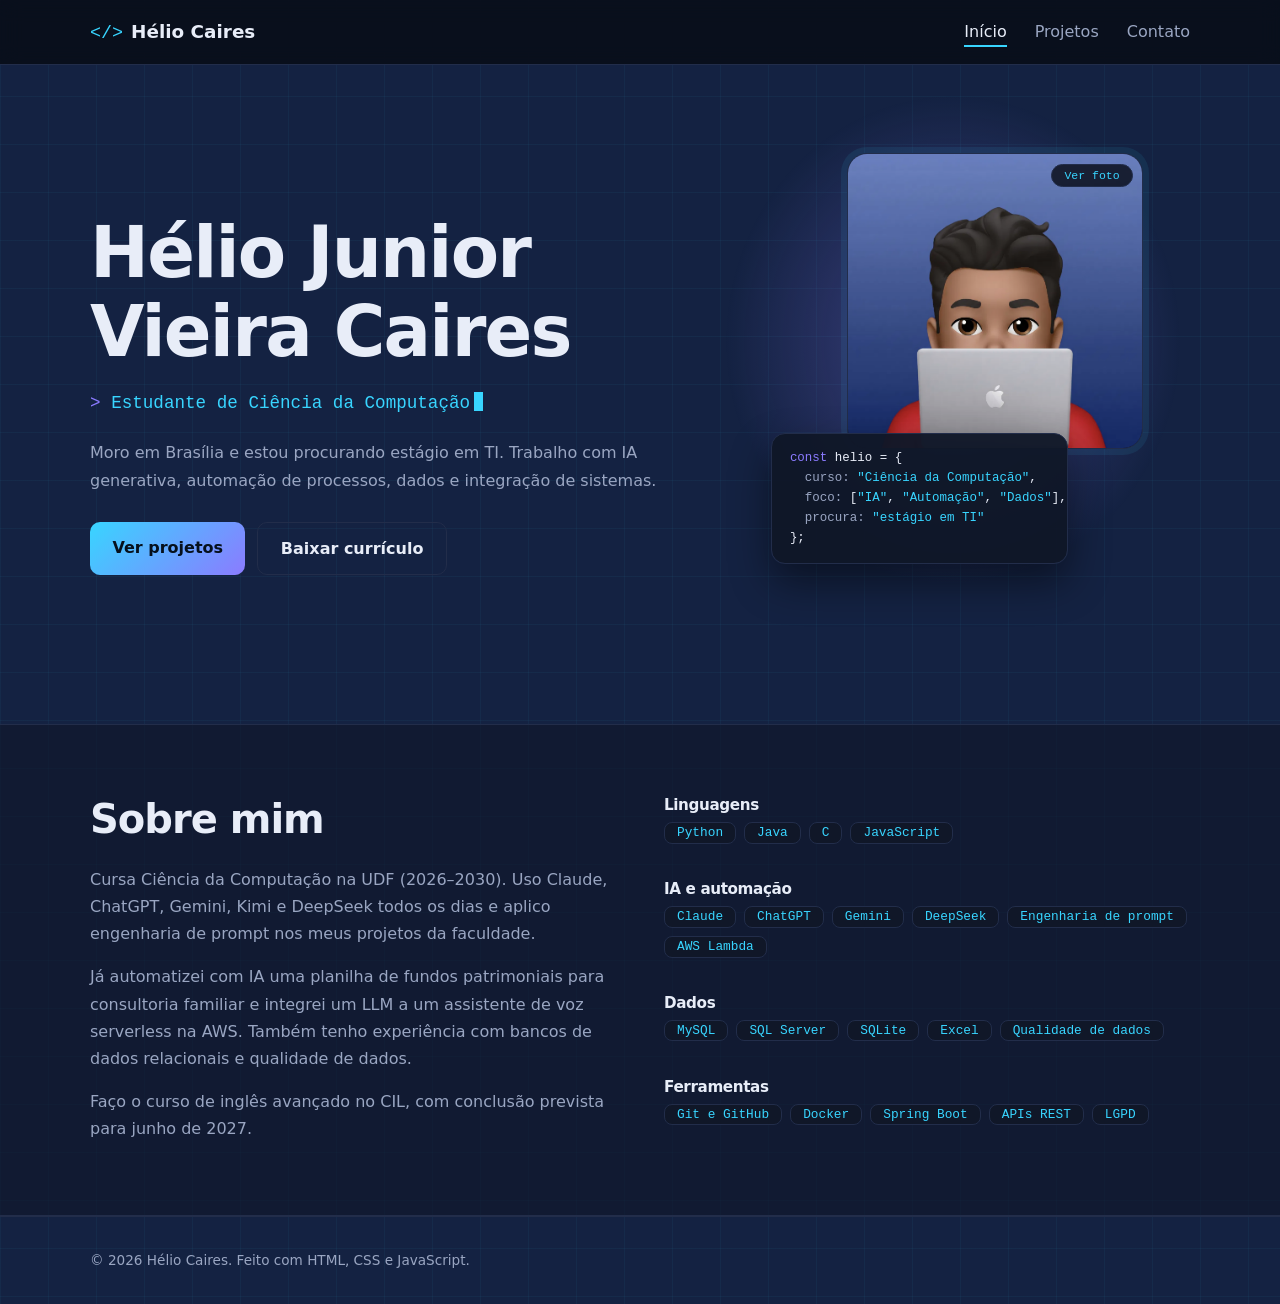
<file: index.html>
<!DOCTYPE html>
<html lang="pt-BR">
<head>
<meta charset="UTF-8">
<meta name="viewport" content="width=device-width, initial-scale=1">
<meta http-equiv="Content-Security-Policy" content="default-src 'none'; script-src 'self'; style-src 'self' https://fonts.googleapis.com; font-src https://fonts.gstatic.com; img-src 'self'; connect-src 'none'">
<meta name="referrer" content="strict-origin-when-cross-origin">
<title>Hélio Caires | Estudante de Ciência da Computação</title>
<meta name="description" content="Portfólio de Hélio Caires, estudante de Ciência da Computação em Brasília, com projetos em IA, automação e dados.">
<link rel="preconnect" href="https://fonts.googleapis.com"><link rel="preconnect" href="https://fonts.gstatic.com" crossorigin><link href="https://fonts.googleapis.com/css2?family=Sora:wght@600;700&family=Inter:wght@400;500;600&family=JetBrains+Mono:wght@400&display=swap" rel="stylesheet">
<link rel="stylesheet" href="css/style.css">
<script src="js/main.js" defer></script>
</head>
<body>
<header class="topo"><div class="wrap">
<a class="marca" href="index.html">Hélio Caires</a>
<button class="burger" aria-expanded="false" aria-controls="menu">Menu</button>
<ul class="menu" id="menu"><li><a href="index.html" aria-current="page">Início</a></li><li><a href="pages/projetos.html">Projetos</a></li><li><a href="pages/contato.html">Contato</a></li></ul>
</div></header>
<main>
<section class="hero"><div class="wrap">
<div>
<h1>Hélio Junior Vieira Caires</h1>
<p class="digita" id="digita" aria-live="off">Estudante de Ciência da Computação</p>
<p class="intro">Moro em Brasília e estou procurando estágio em TI. Trabalho com IA generativa, automação de processos, dados e integração de sistemas.</p>
<div class="botoes">
<a class="btn cheio" href="pages/projetos.html">Ver projetos</a>
<a class="btn" href="docs/curriculo-helio-caires.pdf" download>Baixar currículo</a>
</div>
</div>
<div class="visual">
<button type="button" class="troca" id="troca" aria-pressed="true" aria-label="Alternar entre a foto e a versão cartoon">
<img class="real" src="img/perfil.jpg" alt="Foto de Hélio Caires" width="600" height="600">
<img class="cartoon" src="img/perfil-cartoon.jpg" alt="Versão cartoon de Hélio Caires" width="600" height="600">
<span class="dica">Ver foto</span>
</button>
<pre class="codigo" aria-hidden="true"><code><span class="k">const</span> helio = {
  <span class="c">curso:</span> <span class="s">"Ciência da Computação"</span>,
  <span class="c">foco:</span> [<span class="s">"IA"</span>, <span class="s">"Automação"</span>, <span class="s">"Dados"</span>],
  <span class="c">procura:</span> <span class="s">"estágio em TI"</span>
};</code></pre>
</div>
</div></section>
<section class="sobre" id="sobre"><div class="wrap">
<div>
<h2>Sobre mim</h2>
<p>Cursa Ciência da Computação na UDF (2026–2030). Uso Claude, ChatGPT, Gemini, Kimi e DeepSeek todos os dias e aplico engenharia de prompt nos meus projetos da faculdade.</p>
<p>Já automatizei com IA uma planilha de fundos patrimoniais para consultoria familiar e integrei um LLM a um assistente de voz serverless na AWS. Também tenho experiência com bancos de dados relacionais e qualidade de dados.</p>
<p>Faço o curso de inglês avançado no CIL, com conclusão prevista para junho de 2027.</p>
</div>
<div class="skills">
<div><h3>Linguagens</h3><ul class="tags"><li>Python</li><li>Java</li><li>C</li><li>JavaScript</li></ul></div>
<div><h3>IA e automação</h3><ul class="tags"><li>Claude</li><li>ChatGPT</li><li>Gemini</li><li>DeepSeek</li><li>Engenharia de prompt</li><li>AWS Lambda</li></ul></div>
<div><h3>Dados</h3><ul class="tags"><li>MySQL</li><li>SQL Server</li><li>SQLite</li><li>Excel</li><li>Qualidade de dados</li></ul></div>
<div><h3>Ferramentas</h3><ul class="tags"><li>Git e GitHub</li><li>Docker</li><li>Spring Boot</li><li>APIs REST</li><li>LGPD</li></ul></div>
</div>
</div></section>
</main>
<footer class="rodape"><div class="wrap">© <span id="ano">2026</span> Hélio Caires. Feito com HTML, CSS e JavaScript.</div></footer>
</body>
</html>
</file>
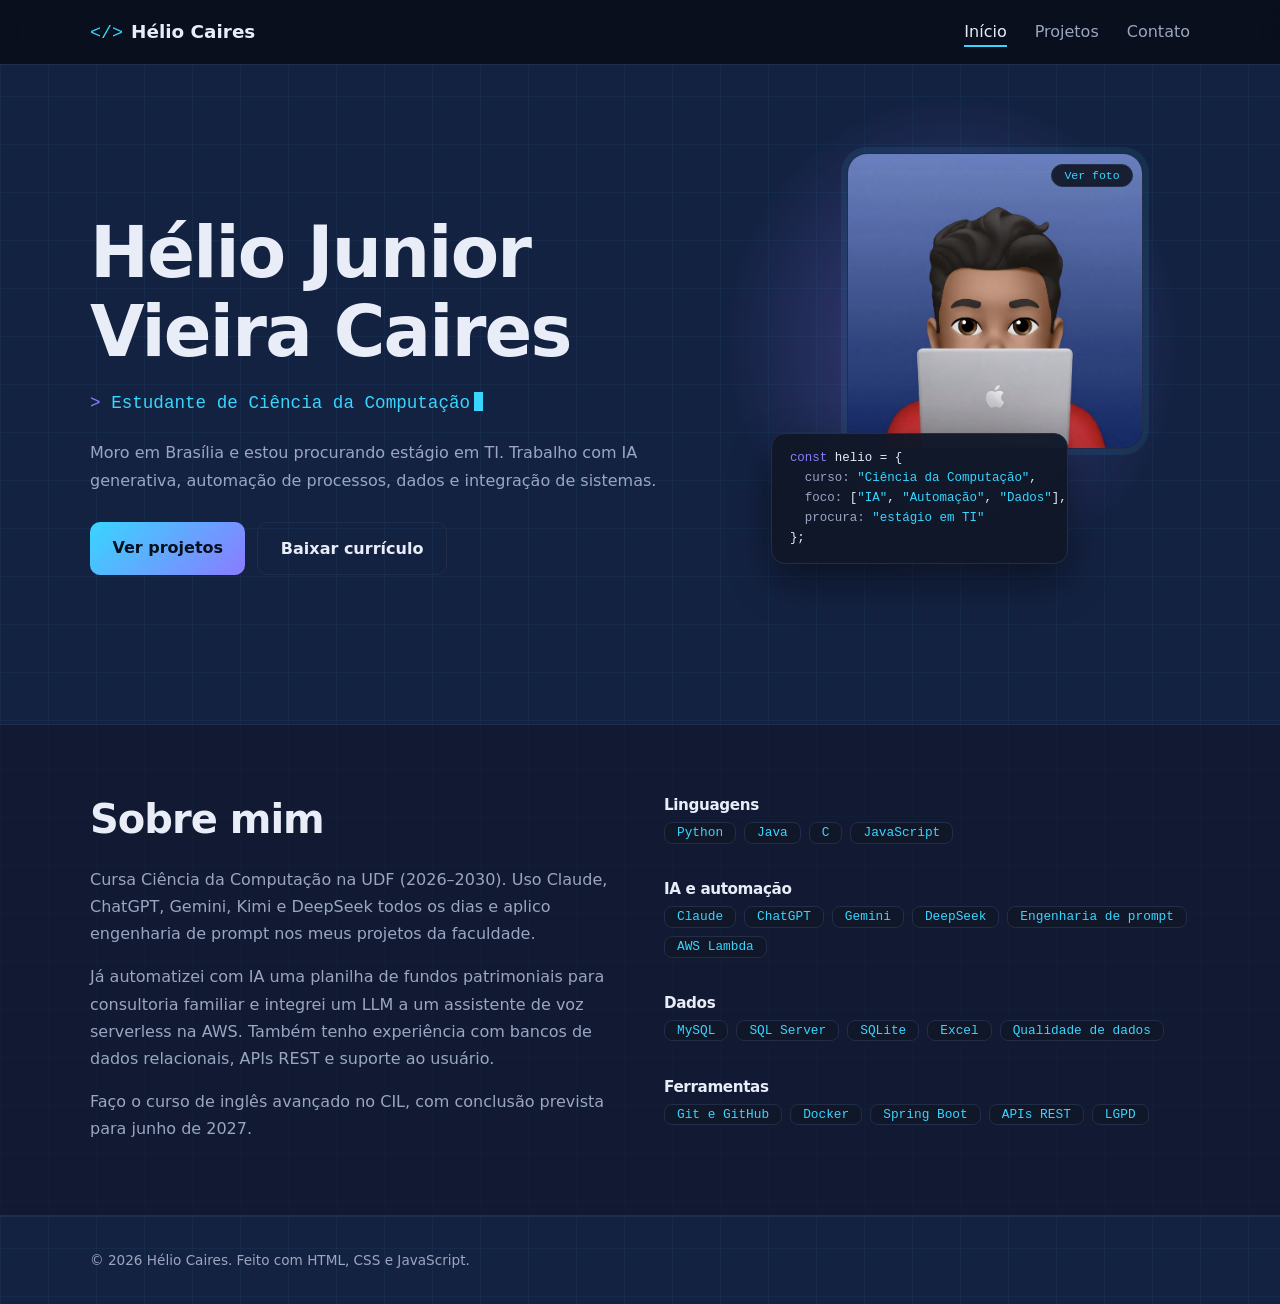
<file: Hélio Caires Site:Portfólio/index.html>
<!DOCTYPE html>
<html lang="pt-BR">
<head>
<meta charset="UTF-8">
<meta name="viewport" content="width=device-width, initial-scale=1">
<meta http-equiv="Content-Security-Policy" content="default-src 'none'; script-src 'self'; style-src 'self' https://fonts.googleapis.com; font-src https://fonts.gstatic.com; img-src 'self'; connect-src 'none'; base-uri 'none'; form-action 'none'">
<meta name="referrer" content="strict-origin-when-cross-origin">
<title>Hélio Caires | Estudante de Ciência da Computação</title>
<meta name="description" content="Portfólio de Hélio Caires, estudante de Ciência da Computação em Brasília, com projetos em IA, automação e dados.">
<link rel="preconnect" href="https://fonts.googleapis.com"><link rel="preconnect" href="https://fonts.gstatic.com" crossorigin><link href="https://fonts.googleapis.com/css2?family=Sora:wght@600;700&family=Inter:wght@400;500;600&family=JetBrains+Mono:wght@400;500&display=swap" rel="stylesheet">
<link rel="stylesheet" href="css/style.css">
<script src="js/main.js" defer></script>
</head>
<body>
<header class="topo"><div class="wrap">
<a class="marca" href="index.html">Hélio Caires</a>
<button class="burger" aria-expanded="false" aria-controls="menu">Menu</button>
<ul class="menu" id="menu"><li><a href="index.html" aria-current="page">Início</a></li><li><a href="pages/projetos.html">Projetos</a></li><li><a href="pages/contato.html">Contato</a></li></ul>
</div></header>
<main>
<section class="hero"><div class="wrap">
<div>
<h1>Hélio Junior Vieira Caires</h1>
<p class="digita" id="digita" aria-live="off">Estudante de Ciência da Computação</p>
<p class="intro">Moro em Brasília e estou procurando estágio em TI. Trabalho com IA generativa, automação de processos, dados e integração de sistemas.</p>
<div class="botoes">
<a class="btn cheio" href="pages/projetos.html">Ver projetos</a>
<a class="btn" href="docs/curriculo-helio-caires.pdf" download>Baixar currículo</a>
</div>
</div>
<div class="visual">
<button type="button" class="troca" id="troca" aria-pressed="true" aria-label="Alternar entre a foto e a versão cartoon">
<img class="real" src="img/perfil.jpg" alt="Foto de Hélio Caires" width="600" height="600">
<img class="cartoon" src="img/perfil-cartoon.jpg" alt="Versão cartoon de Hélio Caires" width="600" height="600">
<span class="dica">Ver foto</span>
</button>
<pre class="codigo" aria-hidden="true"><code><span class="k">const</span> helio = {
  <span class="c">curso:</span> <span class="s">"Ciência da Computação"</span>,
  <span class="c">foco:</span> [<span class="s">"IA"</span>, <span class="s">"Automação"</span>, <span class="s">"Dados"</span>],
  <span class="c">procura:</span> <span class="s">"estágio em TI"</span>
};</code></pre>
</div>
</div></section>

<section class="sobre" id="sobre"><div class="wrap">
<div>
<h2>Sobre mim </h2>
<p>Cursa Ciência da Computação na UDF (2026–2030). Uso Claude, ChatGPT, Gemini, Kimi e DeepSeek todos os dias e aplico engenharia de prompt nos meus projetos da faculdade.</p>
<p>Já automatizei com IA uma planilha de fundos patrimoniais para consultoria familiar e integrei um LLM a um assistente de voz serverless na AWS. Também tenho experiência com bancos de dados relacionais, APIs REST e suporte ao usuário.</p>
<p>Faço o curso de inglês avançado no CIL, com conclusão prevista para junho de 2027.</p>
</div>
<div class="skills">
<div><h3>Linguagens</h3><ul class="tags"><li>Python</li><li>Java</li><li>C</li><li>JavaScript</li></ul></div>
<div><h3>IA e automação</h3><ul class="tags"><li>Claude</li><li>ChatGPT</li><li>Gemini</li><li>DeepSeek</li><li>Engenharia de prompt</li><li>AWS Lambda</li></ul></div>
<div><h3>Dados</h3><ul class="tags"><li>MySQL</li><li>SQL Server</li><li>SQLite</li><li>Excel</li><li>Qualidade de dados</li></ul></div>
<div><h3>Ferramentas</h3><ul class="tags"><li>Git e GitHub</li><li>Docker</li><li>Spring Boot</li><li>APIs REST</li><li>LGPD</li></ul></div>
</div>
</div></section>

</main>
<footer class="rodape"><div class="wrap">© <span id="ano">2026</span> Hélio Caires. Feito com HTML, CSS e JavaScript.</div></footer>
</body>
</html>
</file>
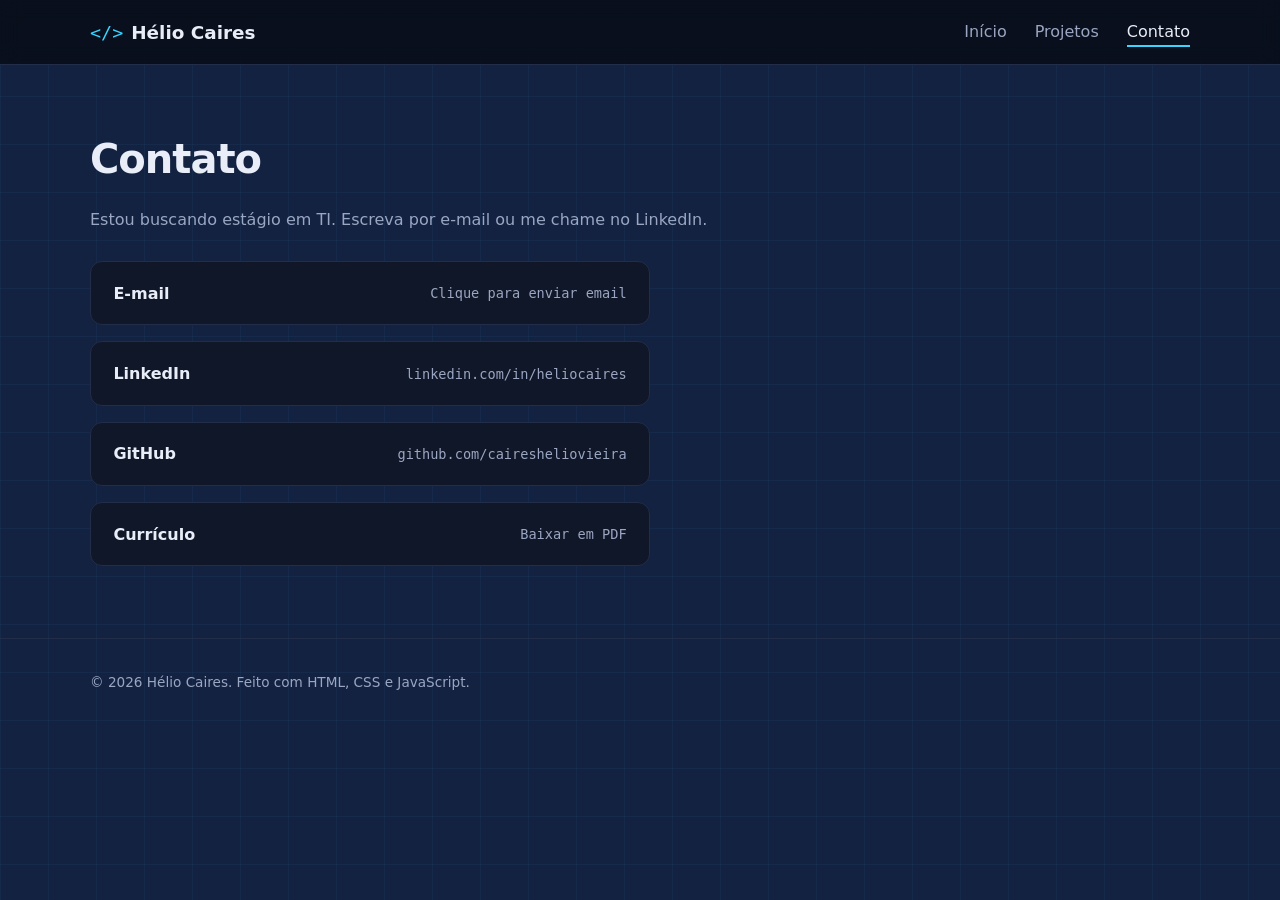
<file: pages/contato.html>
<!DOCTYPE html>
<html lang="pt-BR">
<head>
<meta charset="UTF-8"><meta name="viewport" content="width=device-width, initial-scale=1">
<meta http-equiv="Content-Security-Policy" content="default-src 'none'; script-src 'self'; style-src 'self' https://fonts.googleapis.com; font-src https://fonts.gstatic.com; img-src 'self'; connect-src 'none'">
<meta name="referrer" content="strict-origin-when-cross-origin"><title>Contato | Hélio Caires</title>
<link rel="stylesheet" href="../css/style.css"><script src="../js/main.js" defer></script>
</head>
<body>
<header class="topo"><div class="wrap"><a class="marca" href="../index.html">Hélio Caires</a><button class="burger" aria-expanded="false" aria-controls="menu">Menu</button><ul class="menu" id="menu"><li><a href="../index.html">Início</a></li><li><a href="projetos.html">Projetos</a></li><li><a href="contato.html" aria-current="page">Contato</a></li></ul></div></header>
<main><section><div class="wrap"><h2>Contato</h2><p class="nota">Estou buscando estágio em TI. Escreva por e-mail ou me chame no LinkedIn.</p><ul class="contatos"><li><a href="#" id="email" data-u="cairesheliovieira" data-d="gmail.com">E-mail <span>Clique para enviar email</span></a></li><li><a href="https://www.linkedin.com/in/hélio-junior" target="_blank" rel="noopener">LinkedIn <span>linkedin.com/in/heliocaires</span></a></li><li><a href="https://github.com/cairesheliovieira-ai" target="_blank" rel="noopener">GitHub <span>github.com/cairesheliovieira</span></a></li><li><a href="../docs/curriculo-helio-caires.pdf" download>Currículo <span>Baixar em PDF</span></a></li></ul></div></section></main>
<footer class="rodape"><div class="wrap">© <span id="ano">2026</span> Hélio Caires. Feito com HTML, CSS e JavaScript.</div></footer>
</body></html>
</file>
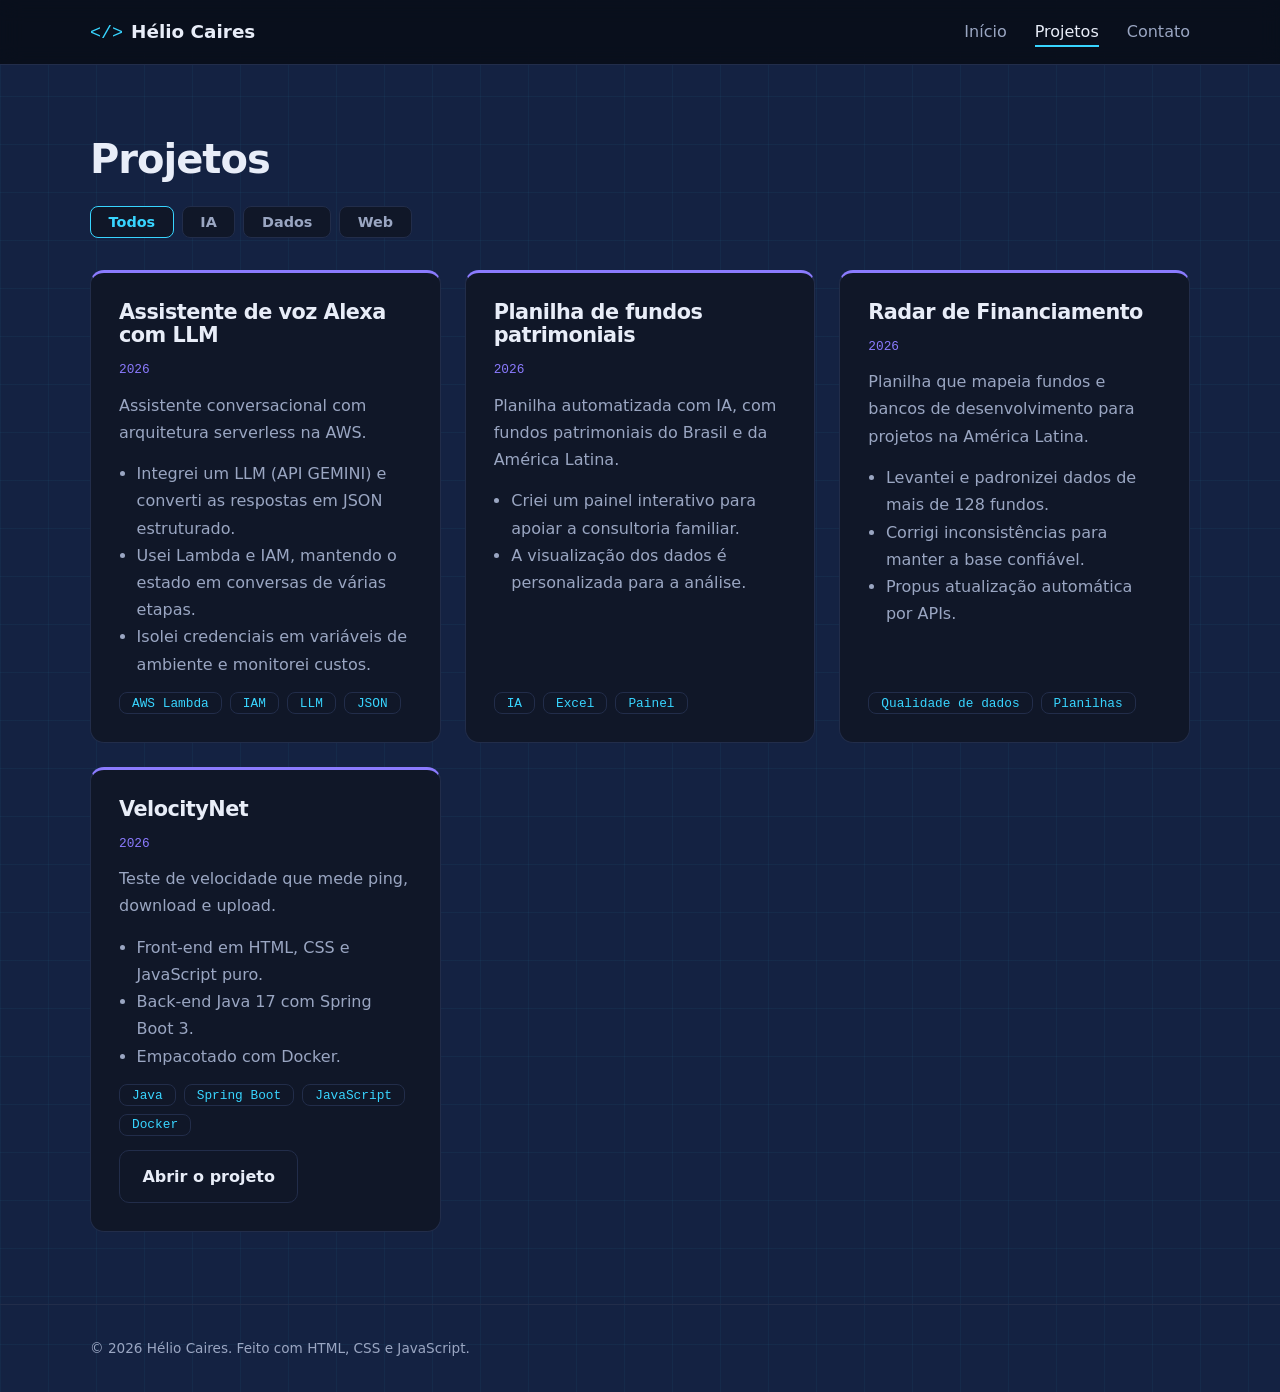
<file: pages/projetos.html>
<!DOCTYPE html>
<html lang="pt-BR">
<head>
<meta charset="UTF-8"><meta name="viewport" content="width=device-width, initial-scale=1">
<meta http-equiv="Content-Security-Policy" content="default-src 'none'; script-src 'self'; style-src 'self' https://fonts.googleapis.com; font-src https://fonts.gstatic.com; img-src 'self'; connect-src 'none'">
<meta name="referrer" content="strict-origin-when-cross-origin"><title>Projetos | Hélio Caires</title>
<link rel="stylesheet" href="../css/style.css"><script src="../js/main.js" defer></script>
</head>
<body>
<header class="topo"><div class="wrap"><a class="marca" href="../index.html">Hélio Caires</a><button class="burger" aria-expanded="false" aria-controls="menu">Menu</button><ul class="menu" id="menu"><li><a href="../index.html">Início</a></li><li><a href="projetos.html" aria-current="page">Projetos</a></li><li><a href="contato.html">Contato</a></li></ul></div></header>
<main><section><div class="wrap"><h2>Projetos</h2><div class="filtros" role="group" aria-label="Filtrar projetos"><button aria-pressed="true" data-filtro="todos">Todos</button><button aria-pressed="false" data-filtro="ia">IA</button><button aria-pressed="false" data-filtro="dados">Dados</button><button aria-pressed="false" data-filtro="web">Web</button></div>
<div class="grade">
<article class="projeto" data-cat="ia"><h3>Assistente de voz Alexa com LLM</h3><span class="ano">2026</span><p>Assistente conversacional com arquitetura serverless na AWS.</p><ul><li>Integrei um LLM (API GEMINI) e converti as respostas em JSON estruturado.</li><li>Usei Lambda e IAM, mantendo o estado em conversas de várias etapas.</li><li>Isolei credenciais em variáveis de ambiente e monitorei custos.</li></ul><ul class="tags"><li>AWS Lambda</li><li>IAM</li><li>LLM</li><li>JSON</li></ul></article>
<article class="projeto" data-cat="ia dados"><h3>Planilha de fundos patrimoniais</h3><span class="ano">2026</span><p>Planilha automatizada com IA, com fundos patrimoniais do Brasil e da América Latina.</p><ul><li>Criei um painel interativo para apoiar a consultoria familiar.</li><li>A visualização dos dados é personalizada para a análise.</li></ul><ul class="tags"><li>IA</li><li>Excel</li><li>Painel</li></ul></article>
<article class="projeto" data-cat="dados"><h3>Radar de Financiamento</h3><span class="ano">2026</span><p>Planilha que mapeia fundos e bancos de desenvolvimento para projetos na América Latina.</p><ul><li>Levantei e padronizei dados de mais de 128 fundos.</li><li>Corrigi inconsistências para manter a base confiável.</li><li>Propus atualização automática por APIs.</li></ul><ul class="tags"><li>Qualidade de dados</li><li>Planilhas</li></ul></article>
<article class="projeto" data-cat="web"><h3>VelocityNet</h3><span class="ano">2026</span><p>Teste de velocidade que mede ping, download e upload.</p><ul><li>Front-end em HTML, CSS e JavaScript puro.</li><li>Back-end Java 17 com Spring Boot 3.</li><li>Empacotado com Docker.</li></ul><ul class="tags"><li>Java</li><li>Spring Boot</li><li>JavaScript</li><li>Docker</li></ul><a class="btn" href="https://velocitynet.vercel.app" target="_blank" rel="noopener">Abrir o projeto</a></article>
</div></div></section></main>
<footer class="rodape"><div class="wrap">© <span id="ano">2026</span> Hélio Caires. Feito com HTML, CSS e JavaScript.</div></footer>
</body></html>
</file>
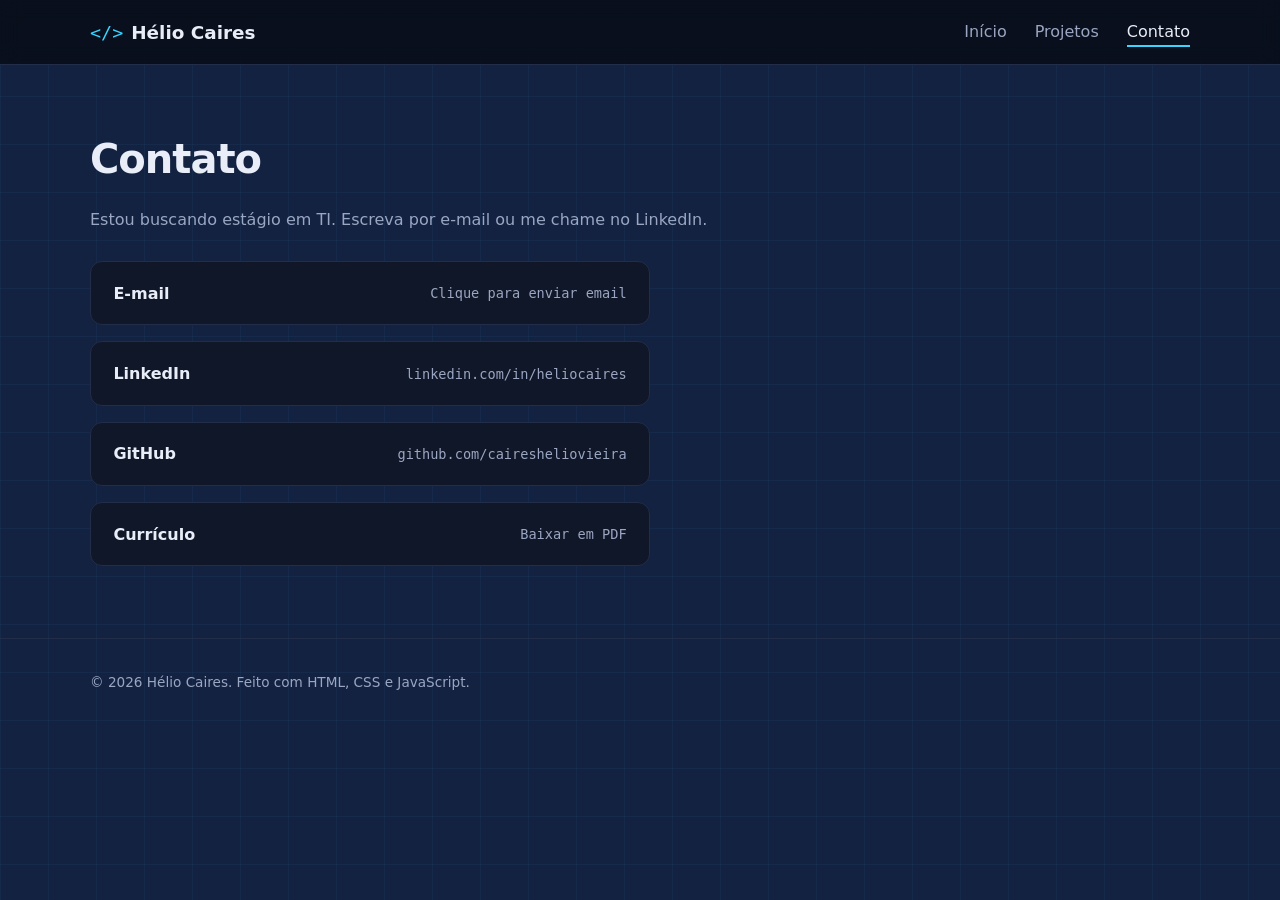
<file: Hélio Caires Site:Portfólio/pages/contato.html>
<!DOCTYPE html>
<html lang="pt-BR">
<head>
<meta charset="UTF-8">
<meta name="viewport" content="width=device-width, initial-scale=1">
<meta http-equiv="Content-Security-Policy" content="default-src 'none'; script-src 'self'; style-src 'self' https://fonts.googleapis.com; font-src https://fonts.gstatic.com; img-src 'self'; connect-src 'none'; base-uri 'none'; form-action 'none'">
<meta name="referrer" content="strict-origin-when-cross-origin">
<title>Contato | Hélio Caires</title>
<meta name="description" content="Contato de Hélio Caires.">
<link rel="preconnect" href="https://fonts.googleapis.com"><link rel="preconnect" href="https://fonts.gstatic.com" crossorigin><link href="https://fonts.googleapis.com/css2?family=Sora:wght@600;700&family=Inter:wght@400;500;600&family=JetBrains+Mono:wght@400;500&display=swap" rel="stylesheet">
<link rel="stylesheet" href="../css/style.css">
<script src="../js/main.js" defer></script>
</head>
<body>
<header class="topo"><div class="wrap">
<a class="marca" href="../index.html">Hélio Caires</a>
<button class="burger" aria-expanded="false" aria-controls="menu">Menu</button>
<ul class="menu" id="menu"><li><a href="../index.html">Início</a></li><li><a href="projetos.html">Projetos</a></li><li><a href="contato.html" aria-current="page">Contato</a></li></ul>
</div></header>
<main>
<section><div class="wrap">
<h2>Contato</h2>
<p class="nota">Estou buscando estágio em TI. Escreva por e-mail ou me chame no LinkedIn.</p>
<ul class="contatos">
<li><a href="#" id="email" data-u="cairesheliovieira" data-d="gmail.com">E-mail <span>Clique para enviar email</span></a></li>
<li><a href="https://www.linkedin.com/in/hélio-junior" target="_blank" rel="noopener">LinkedIn <span>linkedin.com/in/heliocaires</span></a></li>
<li><a href="https://github.com/cairesheliovieira-ai" target="_blank" rel="noopener">GitHub <span>github.com/cairesheliovieira</span></a></li>
<li><a href="../docs/curriculo-helio-caires.pdf" download>Currículo <span>Baixar em PDF</span></a></li>
</ul>
</div></section>

</main>
<footer class="rodape"><div class="wrap">© <span id="ano">2026</span> Hélio Caires. Feito com HTML, CSS e JavaScript.</div></footer>
</body>
</html>
</file>
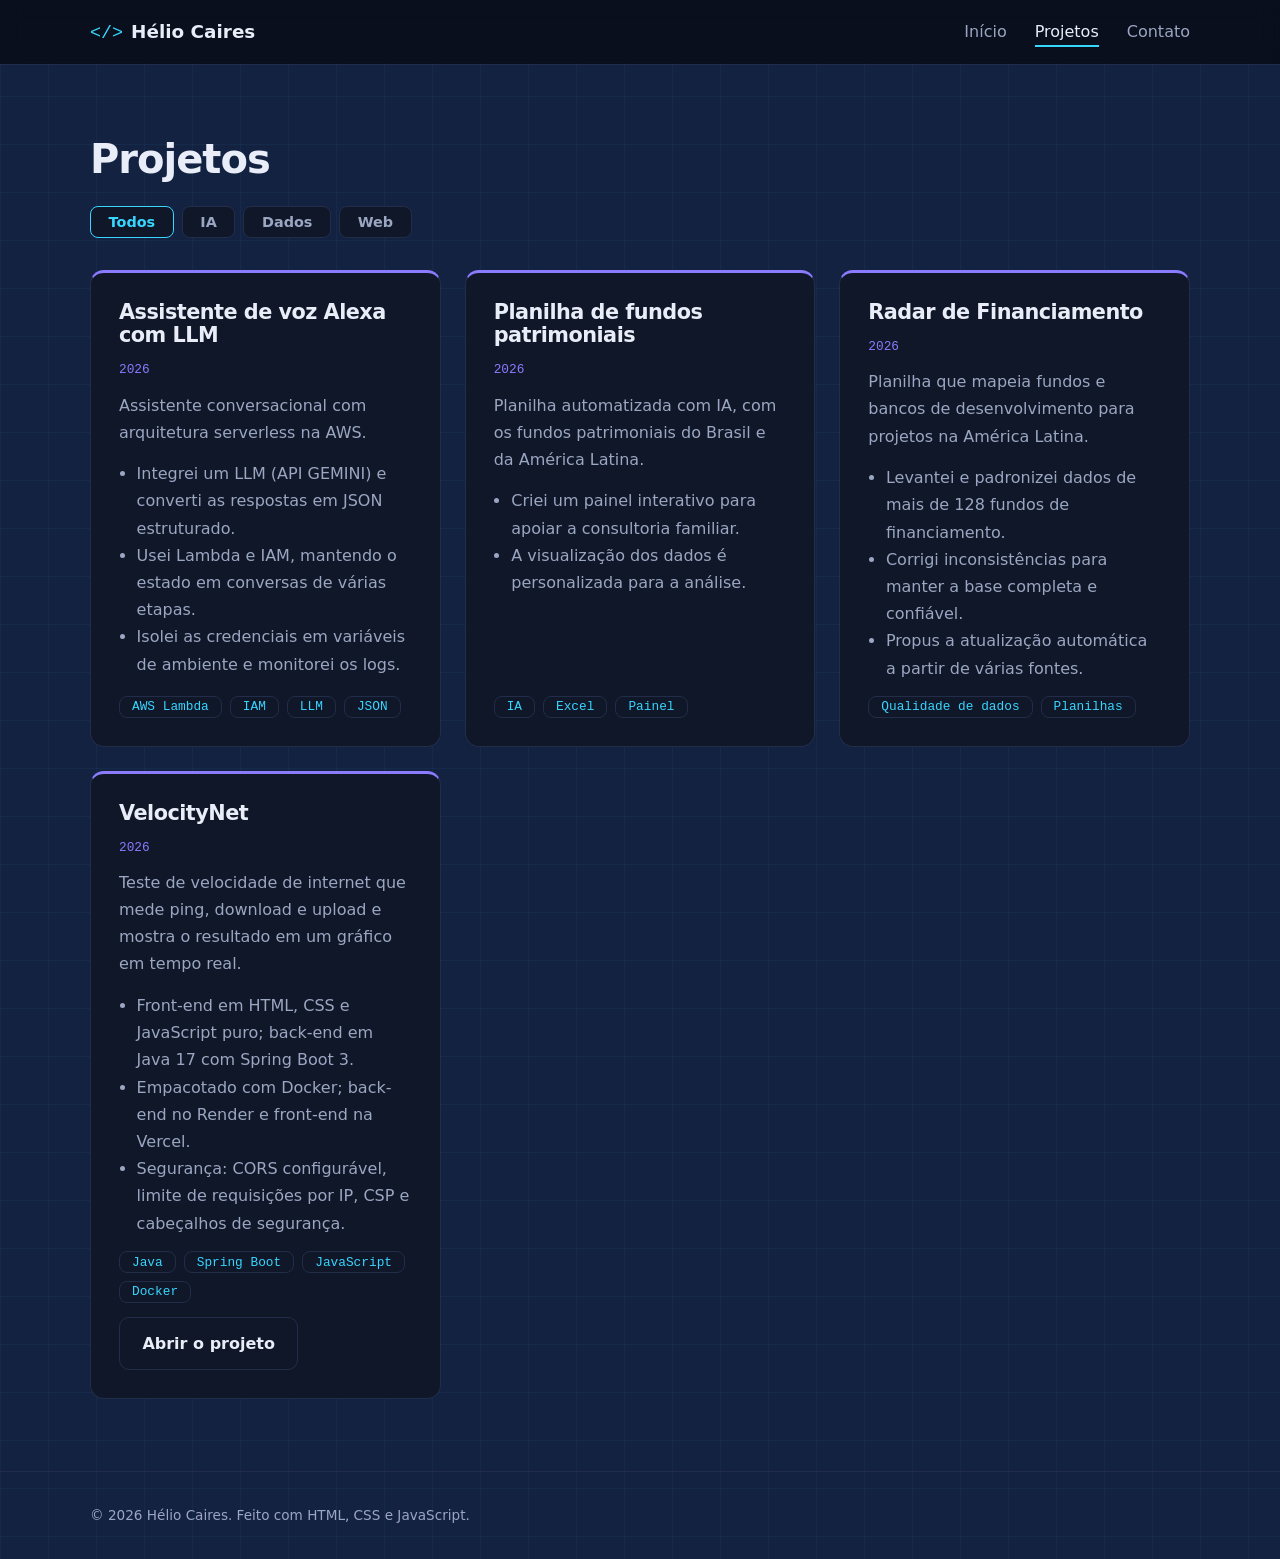
<file: Hélio Caires Site:Portfólio/pages/projetos.html>
<!DOCTYPE html>
<html lang="pt-BR">
<head>
<meta charset="UTF-8">
<meta name="viewport" content="width=device-width, initial-scale=1">
<meta http-equiv="Content-Security-Policy" content="default-src 'none'; script-src 'self'; style-src 'self' https://fonts.googleapis.com; font-src https://fonts.gstatic.com; img-src 'self'; connect-src 'none'; base-uri 'none'; form-action 'none'">
<meta name="referrer" content="strict-origin-when-cross-origin">
<title>Projetos | Hélio Caires</title>
<meta name="description" content="Projetos de IA, dados e desenvolvimento web de Hélio Caires.">
<link rel="preconnect" href="https://fonts.googleapis.com"><link rel="preconnect" href="https://fonts.gstatic.com" crossorigin><link href="https://fonts.googleapis.com/css2?family=Sora:wght@600;700&family=Inter:wght@400;500;600&family=JetBrains+Mono:wght@400;500&display=swap" rel="stylesheet">
<link rel="stylesheet" href="../css/style.css">
<script src="../js/main.js" defer></script>
</head>
<body>
<header class="topo"><div class="wrap">
<a class="marca" href="../index.html">Hélio Caires</a>
<button class="burger" aria-expanded="false" aria-controls="menu">Menu</button>
<ul class="menu" id="menu"><li><a href="../index.html">Início</a></li><li><a href="projetos.html" aria-current="page">Projetos</a></li><li><a href="contato.html">Contato</a></li></ul>
</div></header>
<main>
<section><div class="wrap">
<h2>Projetos</h2>
<div class="filtros" role="group" aria-label="Filtrar projetos">
<button aria-pressed="true" data-filtro="todos">Todos</button>
<button aria-pressed="false" data-filtro="ia">IA</button>
<button aria-pressed="false" data-filtro="dados">Dados</button>
<button aria-pressed="false" data-filtro="web">Web</button>
</div>
<div class="grade">
<article class="projeto" data-cat="ia">
<h3>Assistente de voz Alexa com LLM</h3><span class="ano">2026</span>
<p>Assistente conversacional com arquitetura serverless na AWS.</p>
<ul><li>Integrei um LLM (API GEMINI) e converti as respostas em JSON estruturado.</li><li>Usei Lambda e IAM, mantendo o estado em conversas de várias etapas.</li><li>Isolei as credenciais em variáveis de ambiente e monitorei os logs.</li></ul>
<ul class="tags"><li>AWS Lambda</li><li>IAM</li><li>LLM</li><li>JSON</li></ul>
</article>
<article class="projeto" data-cat="ia dados">
<h3>Planilha de fundos patrimoniais</h3><span class="ano">2026</span>
<p>Planilha automatizada com IA, com os fundos patrimoniais do Brasil e da América Latina.</p>
<ul><li>Criei um painel interativo para apoiar a consultoria familiar.</li><li>A visualização dos dados é personalizada para a análise.</li></ul>
<ul class="tags"><li>IA</li><li>Excel</li><li>Painel</li></ul>
</article>
<article class="projeto" data-cat="dados">
<h3>Radar de Financiamento</h3><span class="ano">2026</span>
<p>Planilha que mapeia fundos e bancos de desenvolvimento para projetos na América Latina.</p>
<ul><li>Levantei e padronizei dados de mais de 128 fundos de financiamento.</li><li>Corrigi inconsistências para manter a base completa e confiável.</li><li>Propus a atualização automática a partir de várias fontes.</li></ul>
<ul class="tags"><li>Qualidade de dados</li><li>Planilhas</li></ul>
</article>
<article class="projeto" data-cat="web">
<h3>VelocityNet</h3><span class="ano">2026</span>
<p>Teste de velocidade de internet que mede ping, download e upload e mostra o resultado em um gráfico em tempo real.</p>
<ul><li>Front-end em HTML, CSS e JavaScript puro; back-end em Java 17 com Spring Boot 3.</li><li>Empacotado com Docker; back-end no Render e front-end na Vercel.</li><li>Segurança: CORS configurável, limite de requisições por IP, CSP e cabeçalhos de segurança.</li></ul>
<ul class="tags"><li>Java</li><li>Spring Boot</li><li>JavaScript</li><li>Docker</li></ul>
<a class="btn" href="https://velocitynet.vercel.app" target="_blank" rel="noopener">Abrir o projeto</a>
</article>
</div>
</div></section>

</main>
<footer class="rodape"><div class="wrap">© <span id="ano">2026</span> Hélio Caires. Feito com HTML, CSS e JavaScript.</div></footer>
</body>
</html>
</file>
<file: css/style.css>
:root{
  --fundo:#142242; --superf:#101728; --borda:#222d4a; --tinta:#e8edf8; --suave:#9aa6c2;
  --ciano:#38d5ff; --violeta:#8b7bff;
  --titulo:"Sora","Segoe UI",system-ui,sans-serif;
  --texto:"Inter","Segoe UI",system-ui,sans-serif;
  --codigo:"JetBrains Mono",Consolas,monospace;
}
*{box-sizing:border-box;margin:0;padding:0}
html{scroll-behavior:smooth}
body{font:1rem/1.7 var(--texto);color:var(--tinta);background:var(--fundo);
  background-image:linear-gradient(rgba(56,213,255,.045) 1px,transparent 1px),linear-gradient(90deg,rgba(56,213,255,.045) 1px,transparent 1px);
  background-size:48px 48px;isolation:isolate}
.efeito-fluido{position:fixed;inset:0;width:100%;height:100%;z-index:0;pointer-events:none}
header,main,footer{position:relative;z-index:1}
img{max-width:100%;display:block}
a{color:inherit}
:focus-visible{outline:3px solid var(--ciano);outline-offset:3px}
.wrap{width:min(1100px,100% - 2.5rem);margin-inline:auto}
h1,h2,h3{font-family:var(--titulo);line-height:1.12;letter-spacing:-.025em}
h2{font-size:clamp(1.8rem,4vw,2.5rem);margin-bottom:1.5rem}
p{max-width:62ch;color:var(--suave)}

/* cabeçalho */
.topo{position:sticky;top:0;z-index:10;background:rgba(8,12,22,.85);backdrop-filter:blur(10px);border-bottom:1px solid var(--borda)}
.topo .wrap{display:flex;align-items:center;justify-content:space-between;min-height:64px}
.marca{font:700 1.15rem var(--titulo);text-decoration:none}
.marca::before{content:"</>";color:var(--ciano);margin-right:.5rem;font-family:var(--codigo);font-weight:400}
.menu{display:flex;gap:1.75rem;list-style:none}
.menu a{text-decoration:none;color:var(--suave);font-weight:500;padding:.25rem 0;border-bottom:2px solid transparent;transition:color .2s}
.menu a:hover,.menu a[aria-current="page"]{color:var(--tinta);border-color:var(--ciano)}
.burger{display:none;background:none;color:var(--tinta);border:1px solid var(--borda);border-radius:8px;padding:.4rem .8rem;font:inherit;cursor:pointer}

/* botões */
.botoes{display:flex;flex-wrap:wrap;gap:.75rem;margin-top:1.75rem}
.btn{display:inline-block;padding:.75rem 1.4rem;border-radius:10px;border:1px solid var(--borda);text-decoration:none;font-weight:600;transition:transform .2s,border-color .2s,box-shadow .2s}
.btn.cheio{background:linear-gradient(135deg,var(--ciano),var(--violeta));color:#06101c;border:0}
.btn:hover{border-color:var(--ciano);box-shadow:0 0 24px rgba(56,213,255,.25);transform:translateY(-2px)}

/* hero */
.hero{padding:clamp(2.5rem,7vw,5.5rem) 0}
.hero .wrap{display:grid;grid-template-columns:1.1fr .9fr;gap:3rem;align-items:center}
.hero h1{font-size:clamp(2.4rem,6vw,4.4rem);font-weight:700}
.digita{margin-top:1.25rem;font:500 1.1rem var(--codigo);color:var(--ciano);min-height:1.8em}
.digita::before{content:"> ";color:var(--violeta)}
.digita::after{content:"";display:inline-block;width:9px;height:1.1em;background:var(--ciano);margin-left:4px;vertical-align:-.2em;animation:pisca 1s steps(1) infinite}
@keyframes pisca{50%{opacity:0}}
.hero p.intro{margin-top:1rem}
.visual{position:relative;justify-self:center;width:min(100%,380px);padding-bottom:3.5rem}
.visual::before{content:"";position:absolute;inset:-12% -10% 10% -10%;background:radial-gradient(closest-side,rgba(139,123,255,.35),transparent);z-index:0}
.visual img{position:relative;z-index:1;width:78%;margin-left:auto;aspect-ratio:1;object-fit:cover;border-radius:20px;border:1px solid var(--borda);box-shadow:0 0 0 6px rgba(56,213,255,.08)}
.codigo{position:absolute;z-index:2;left:0;bottom:0;width:78%;background:rgba(16,23,40,.96);border:1px solid var(--borda);border-radius:14px;padding:.9rem 1.1rem;font:.78rem/1.6 var(--codigo);color:var(--tinta);box-shadow:0 18px 40px rgba(0,0,0,.45)}
.codigo i{font-style:normal}
.k{color:var(--violeta)}.s{color:var(--ciano)}.c{color:var(--suave)}

/* seções */
section{padding:clamp(2.5rem,6vw,4.5rem) 0}
.sobre{background:rgba(16,23,40,.6);border-block:1px solid var(--borda)}
.sobre .wrap{display:grid;grid-template-columns:1fr 1fr;gap:3rem}
.sobre p+p{margin-top:1rem}
.skills{display:grid;gap:1.25rem}
.skills h3{font-size:.95rem;margin-bottom:.5rem;color:var(--tinta)}
.tags{display:flex;flex-wrap:wrap;gap:.5rem;list-style:none}
.tags li{border:1px solid var(--borda);background:var(--superf);padding:.15rem .75rem;border-radius:8px;font:.8rem var(--codigo);color:var(--ciano)}

/* projetos */
.filtros{display:flex;flex-wrap:wrap;gap:.5rem;margin-bottom:2rem}
.filtros button{font:600 .9rem var(--texto);padding:.45rem 1.1rem;border-radius:8px;border:1px solid var(--borda);background:var(--superf);color:var(--suave);cursor:pointer;transition:color .2s,border-color .2s}
.filtros button:hover{color:var(--tinta)}
.filtros button[aria-pressed="true"]{border-color:var(--ciano);color:var(--ciano)}
.grade{display:grid;grid-template-columns:repeat(auto-fit,minmax(min(100%,320px),1fr));gap:1.5rem}
.projeto{background:var(--superf);border:1px solid var(--borda);border-top:3px solid var(--violeta);border-radius:14px;padding:1.75rem;display:flex;flex-direction:column;gap:.9rem;transition:border-color .2s,transform .2s}
.projeto:hover{border-color:var(--ciano);transform:translateY(-3px)}
.projeto h3{font-size:1.3rem}
.projeto ul:not(.tags){padding-left:1.1rem;color:var(--suave)}
.projeto .ano{font:.8rem var(--codigo);color:var(--violeta)}
.projeto .tags{margin-top:auto}
.projeto .btn{align-self:flex-start}
.projeto[hidden]{display:none}

/* contato */
.contatos{display:grid;gap:1rem;list-style:none;max-width:560px}
.contatos a{display:flex;justify-content:space-between;gap:1rem;padding:1.1rem 1.4rem;background:var(--superf);border:1px solid var(--borda);border-radius:12px;text-decoration:none;font-weight:600;transition:border-color .2s,box-shadow .2s}
.contatos a:hover{border-color:var(--ciano);box-shadow:0 0 24px rgba(56,213,255,.15)}
.contatos span{font:.85rem var(--codigo);color:var(--suave);overflow-wrap:anywhere;text-align:right;align-self:center}

.rodape{padding:2rem 0;border-top:1px solid var(--borda);color:var(--suave);font-size:.85rem}

@media (max-width:760px){
  .burger{display:block}
  .menu{display:none;position:absolute;top:64px;left:0;right:0;flex-direction:column;gap:0;background:var(--fundo);border-bottom:1px solid var(--borda);padding:.5rem 1.25rem 1rem}
  .menu.aberto{display:flex}
  .menu a{display:block;padding:.75rem 0}
  .hero .wrap,.sobre .wrap{grid-template-columns:1fr;gap:2.5rem}
  .visual{width:min(100%,340px)}
  .contatos a{flex-direction:column;gap:.2rem}
  .contatos span{text-align:left}
}
@media (prefers-reduced-motion:reduce){*{animation:none!important;transition:none!important;scroll-behavior:auto!important}}
.nota{margin-bottom:1.75rem}

.hero{overflow-x:clip}

@media (max-width:900px){
  .hero .wrap{grid-template-columns:1fr;gap:2.5rem}
  .visual{width:min(100%,380px);padding-bottom:0}
  .visual::before{inset:-6% 0 10% 0}
  .visual img{width:100%;margin-left:0}
/* bloco de código integrado logo abaixo da foto */
.visual{padding-bottom:0}
.visual .troca{width:100%;margin:0}
.visual .codigo{position:relative;left:auto;bottom:auto;z-index:2;
  width:86%;margin: -0.5rem 0 0 -1rem;overflow-x:auto;
  font-size:clamp(.40rem,2.8vw,.78rem)}
@media (max-width:900px){
  .visual .codigo{margin-left:-.75rem}
}
  /* reserva 2 linhas para a frase digitada, sem a página pular */
  .digita{min-height:3.6em}
}
@media (max-width:420px){
  .digita{font-size:1rem}
  .wrap{width:min(1100px,100% - 2rem)}
}

/* troca de foto: normal <-> cartoon */
.troca{position:relative;z-index:1;display:block;width:78%;margin-left:auto;aspect-ratio:1;padding:0;
  background:var(--superf);border:1px solid var(--borda);border-radius:20px;box-shadow:0 0 0 6px rgba(56,213,255,.08);
  overflow:hidden;cursor:pointer;-webkit-tap-highlight-color:transparent}
.visual .troca img{position:absolute;inset:0;width:100%;height:100%;margin:0;border:0;border-radius:0;box-shadow:none;
  object-fit:cover;transition:opacity .5s ease,transform .6s ease}
.troca .cartoon{opacity:0;transform:scale(1.06)}
.troca[aria-pressed="true"] .cartoon{opacity:1;transform:scale(1)}
.troca[aria-pressed="true"] .real{opacity:0;transform:scale(.96)}
.dica{position:absolute;z-index:2;top:.6rem;right:.6rem;padding:.25rem .75rem;border-radius:999px;
  background:rgba(8,12,22,.82);border:1px solid var(--borda);color:var(--ciano);font:.72rem var(--codigo);
  transition:border-color .2s}
@media (hover:hover){.troca:hover .dica{border-color:var(--ciano)}}
@media (max-width:900px){.troca{width:100%;margin-left:0}}

.visual .codigo{
  position:relative !important;
  top:-1rem !important; 
  left:0.5rem !important;
}
</file>
<file: Hélio Caires Site:Portfólio/css/style.css>
:root{
  --fundo:#142242; --superf:#101728; --borda:#222d4a; --tinta:#e8edf8; --suave:#9aa6c2;
  --ciano:#38d5ff; --violeta:#8b7bff;
  --titulo:"Sora","Segoe UI",system-ui,sans-serif;
  --texto:"Inter","Segoe UI",system-ui,sans-serif;
  --codigo:"JetBrains Mono",Consolas,monospace;
}
*{box-sizing:border-box;margin:0;padding:0}
html{scroll-behavior:smooth}
body{font:1rem/1.7 var(--texto);color:var(--tinta);background:var(--fundo);
  background-image:linear-gradient(rgba(56,213,255,.045) 1px,transparent 1px),linear-gradient(90deg,rgba(56,213,255,.045) 1px,transparent 1px);
  background-size:48px 48px;isolation:isolate}
.efeito-fluido{position:fixed;inset:0;width:100%;height:100%;z-index:0;pointer-events:none}
header,main,footer{position:relative;z-index:1}
img{max-width:100%;display:block}
a{color:inherit}
:focus-visible{outline:3px solid var(--ciano);outline-offset:3px}
.wrap{width:min(1100px,100% - 2.5rem);margin-inline:auto}
h1,h2,h3{font-family:var(--titulo);line-height:1.12;letter-spacing:-.025em}
h2{font-size:clamp(1.8rem,4vw,2.5rem);margin-bottom:1.5rem}
p{max-width:62ch;color:var(--suave)}

/* cabeçalho */
.topo{position:sticky;top:0;z-index:10;background:rgba(8,12,22,.85);backdrop-filter:blur(10px);border-bottom:1px solid var(--borda)}
.topo .wrap{display:flex;align-items:center;justify-content:space-between;min-height:64px}
.marca{font:700 1.15rem var(--titulo);text-decoration:none}
.marca::before{content:"</>";color:var(--ciano);margin-right:.5rem;font-family:var(--codigo);font-weight:400}
.menu{display:flex;gap:1.75rem;list-style:none}
.menu a{text-decoration:none;color:var(--suave);font-weight:500;padding:.25rem 0;border-bottom:2px solid transparent;transition:color .2s}
.menu a:hover,.menu a[aria-current="page"]{color:var(--tinta);border-color:var(--ciano)}
.burger{display:none;background:none;color:var(--tinta);border:1px solid var(--borda);border-radius:8px;padding:.4rem .8rem;font:inherit;cursor:pointer}

/* botões */
.botoes{display:flex;flex-wrap:wrap;gap:.75rem;margin-top:1.75rem}
.btn{display:inline-block;padding:.75rem 1.4rem;border-radius:10px;border:1px solid var(--borda);text-decoration:none;font-weight:600;transition:transform .2s,border-color .2s,box-shadow .2s}
.btn.cheio{background:linear-gradient(135deg,var(--ciano),var(--violeta));color:#06101c;border:0}
.btn:hover{border-color:var(--ciano);box-shadow:0 0 24px rgba(56,213,255,.25);transform:translateY(-2px)}

/* hero */
.hero{padding:clamp(2.5rem,7vw,5.5rem) 0}
.hero .wrap{display:grid;grid-template-columns:1.1fr .9fr;gap:3rem;align-items:center}
.hero h1{font-size:clamp(2.4rem,6vw,4.4rem);font-weight:700}
.digita{margin-top:1.25rem;font:500 1.1rem var(--codigo);color:var(--ciano);min-height:1.8em}
.digita::before{content:"> ";color:var(--violeta)}
.digita::after{content:"";display:inline-block;width:9px;height:1.1em;background:var(--ciano);margin-left:4px;vertical-align:-.2em;animation:pisca 1s steps(1) infinite}
@keyframes pisca{50%{opacity:0}}
.hero p.intro{margin-top:1rem}
.visual{position:relative;justify-self:center;width:min(100%,380px);padding-bottom:3.5rem}
.visual::before{content:"";position:absolute;inset:-12% -10% 10% -10%;background:radial-gradient(closest-side,rgba(139,123,255,.35),transparent);z-index:0}
.visual img{position:relative;z-index:1;width:78%;margin-left:auto;aspect-ratio:1;object-fit:cover;border-radius:20px;border:1px solid var(--borda);box-shadow:0 0 0 6px rgba(56,213,255,.08)}
.codigo{position:absolute;z-index:2;left:0;bottom:0;width:78%;background:rgba(16,23,40,.96);border:1px solid var(--borda);border-radius:14px;padding:.9rem 1.1rem;font:.78rem/1.6 var(--codigo);color:var(--tinta);box-shadow:0 18px 40px rgba(0,0,0,.45)}
.codigo i{font-style:normal}
.k{color:var(--violeta)}.s{color:var(--ciano)}.c{color:var(--suave)}

/* seções */
section{padding:clamp(2.5rem,6vw,4.5rem) 0}
.sobre{background:rgba(16,23,40,.6);border-block:1px solid var(--borda)}
.sobre .wrap{display:grid;grid-template-columns:1fr 1fr;gap:3rem}
.sobre p+p{margin-top:1rem}
.skills{display:grid;gap:1.25rem}
.skills h3{font-size:.95rem;margin-bottom:.5rem;color:var(--tinta)}
.tags{display:flex;flex-wrap:wrap;gap:.5rem;list-style:none}
.tags li{border:1px solid var(--borda);background:var(--superf);padding:.15rem .75rem;border-radius:8px;font:.8rem var(--codigo);color:var(--ciano)}

/* projetos */
.filtros{display:flex;flex-wrap:wrap;gap:.5rem;margin-bottom:2rem}
.filtros button{font:600 .9rem var(--texto);padding:.45rem 1.1rem;border-radius:8px;border:1px solid var(--borda);background:var(--superf);color:var(--suave);cursor:pointer;transition:color .2s,border-color .2s}
.filtros button:hover{color:var(--tinta)}
.filtros button[aria-pressed="true"]{border-color:var(--ciano);color:var(--ciano)}
.grade{display:grid;grid-template-columns:repeat(auto-fit,minmax(min(100%,320px),1fr));gap:1.5rem}
.projeto{background:var(--superf);border:1px solid var(--borda);border-top:3px solid var(--violeta);border-radius:14px;padding:1.75rem;display:flex;flex-direction:column;gap:.9rem;transition:border-color .2s,transform .2s}
.projeto:hover{border-color:var(--ciano);transform:translateY(-3px)}
.projeto h3{font-size:1.3rem}
.projeto ul:not(.tags){padding-left:1.1rem;color:var(--suave)}
.projeto .ano{font:.8rem var(--codigo);color:var(--violeta)}
.projeto .tags{margin-top:auto}
.projeto .btn{align-self:flex-start}
.projeto[hidden]{display:none}

/* contato */
.contatos{display:grid;gap:1rem;list-style:none;max-width:560px}
.contatos a{display:flex;justify-content:space-between;gap:1rem;padding:1.1rem 1.4rem;background:var(--superf);border:1px solid var(--borda);border-radius:12px;text-decoration:none;font-weight:600;transition:border-color .2s,box-shadow .2s}
.contatos a:hover{border-color:var(--ciano);box-shadow:0 0 24px rgba(56,213,255,.15)}
.contatos span{font:.85rem var(--codigo);color:var(--suave);overflow-wrap:anywhere;text-align:right;align-self:center}

.rodape{padding:2rem 0;border-top:1px solid var(--borda);color:var(--suave);font-size:.85rem}

@media (max-width:760px){
  .burger{display:block}
  .menu{display:none;position:absolute;top:64px;left:0;right:0;flex-direction:column;gap:0;background:var(--fundo);border-bottom:1px solid var(--borda);padding:.5rem 1.25rem 1rem}
  .menu.aberto{display:flex}
  .menu a{display:block;padding:.75rem 0}
  .hero .wrap,.sobre .wrap{grid-template-columns:1fr;gap:2.5rem}
  .visual{width:min(100%,340px)}
  .contatos a{flex-direction:column;gap:.2rem}
  .contatos span{text-align:left}
}
@media (prefers-reduced-motion:reduce){*{animation:none!important;transition:none!important;scroll-behavior:auto!important}}
.nota{margin-bottom:1.75rem}

.hero{overflow-x:clip}

@media (max-width:900px){
  .hero .wrap{grid-template-columns:1fr;gap:2.5rem}
  .visual{width:min(100%,380px);padding-bottom:0}
  .visual::before{inset:-6% 0 10% 0}
  .visual img{width:100%;margin-left:0}
/* bloco de código integrado logo abaixo da foto */
.visual{padding-bottom:0}
.visual .troca{width:100%;margin:0}
.visual .codigo{position:relative;left:auto;bottom:auto;z-index:2;
  width:86%;margin: -0.5rem 0 0 -1rem;overflow-x:auto;
  font-size:clamp(.40rem,2.8vw,.78rem)}
@media (max-width:900px){
  .visual .codigo{margin-left:-.75rem}
}
  /* reserva 2 linhas para a frase digitada, sem a página pular */
  .digita{min-height:3.6em}
}
@media (max-width:420px){
  .digita{font-size:1rem}
  .wrap{width:min(1100px,100% - 2rem)}
}

/* troca de foto: normal <-> cartoon */
.troca{position:relative;z-index:1;display:block;width:78%;margin-left:auto;aspect-ratio:1;padding:0;
  background:var(--superf);border:1px solid var(--borda);border-radius:20px;box-shadow:0 0 0 6px rgba(56,213,255,.08);
  overflow:hidden;cursor:pointer;-webkit-tap-highlight-color:transparent}
.visual .troca img{position:absolute;inset:0;width:100%;height:100%;margin:0;border:0;border-radius:0;box-shadow:none;
  object-fit:cover;transition:opacity .5s ease,transform .6s ease}
.troca .cartoon{opacity:0;transform:scale(1.06)}
.troca[aria-pressed="true"] .cartoon{opacity:1;transform:scale(1)}
.troca[aria-pressed="true"] .real{opacity:0;transform:scale(.96)}
.dica{position:absolute;z-index:2;top:.6rem;right:.6rem;padding:.25rem .75rem;border-radius:999px;
  background:rgba(8,12,22,.82);border:1px solid var(--borda);color:var(--ciano);font:.72rem var(--codigo);
  transition:border-color .2s}
@media (hover:hover){.troca:hover .dica{border-color:var(--ciano)}}
@media (max-width:900px){.troca{width:100%;margin-left:0}}

.visual .codigo{
  position:relative !important;
  top:-1rem !important; 
  left:0.5rem !important;
}
</file>
